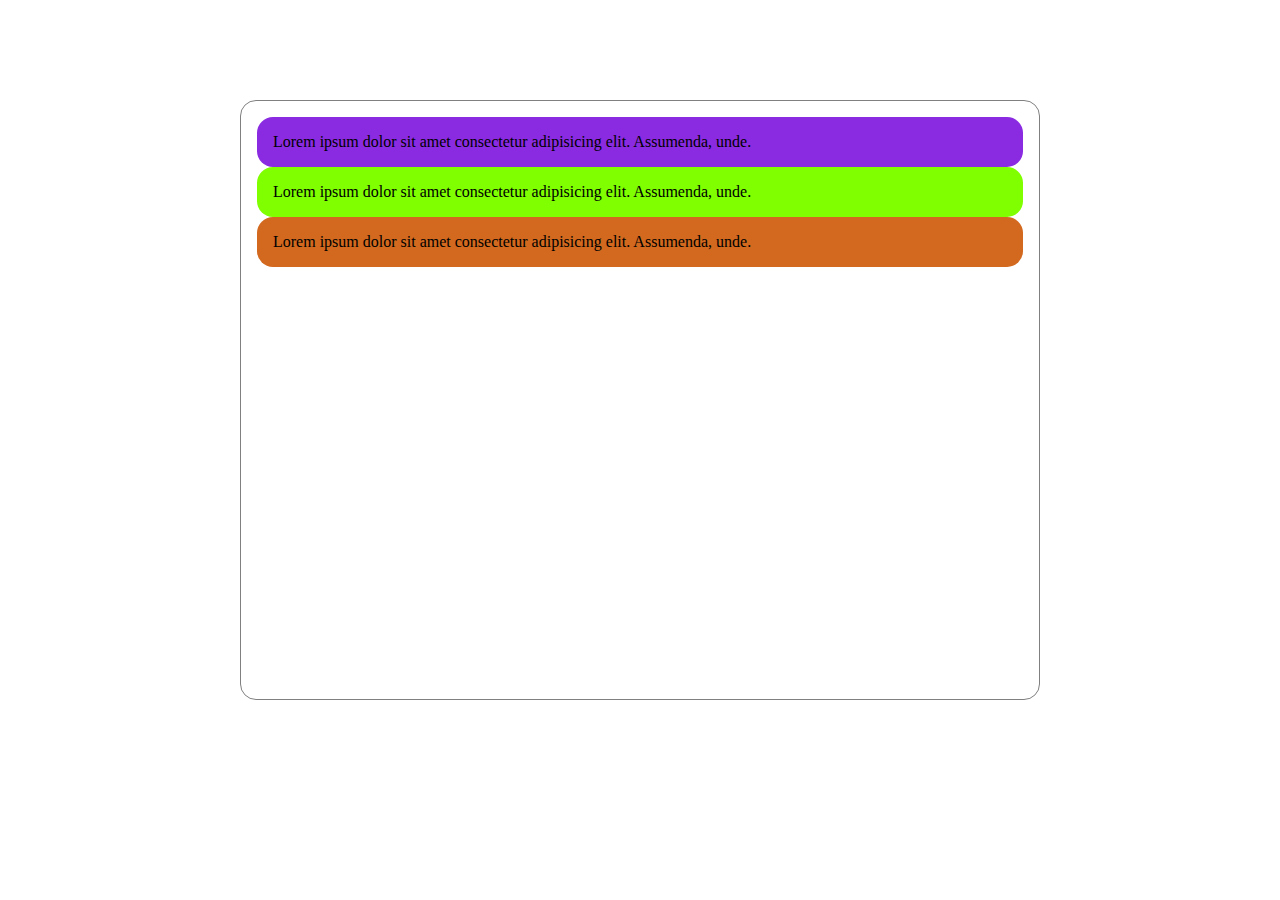
<file: chapter1/prj1/index.html>
<!DOCTYPE html>
<html lang="en">
<head>
    <meta charset="UTF-8">
    <meta name="viewport" content="width=device-width, initial-scale=1.0">
    <title>Flexbox</title>
    <link rel="stylesheet" href="css/basic.css">
    <link rel="stylesheet" href="css/flex.css">
</head>
<body>
    <div class="container">
        <div class="box1">Lorem ipsum dolor sit amet consectetur adipisicing elit. Assumenda, unde.</div>
        <div class="box2">Lorem ipsum dolor sit amet consectetur adipisicing elit. Assumenda, unde.</div>
        <div class="box3">Lorem ipsum dolor sit amet consectetur adipisicing elit. Assumenda, unde.</div>
    </div>
</body>
</html>
</file>
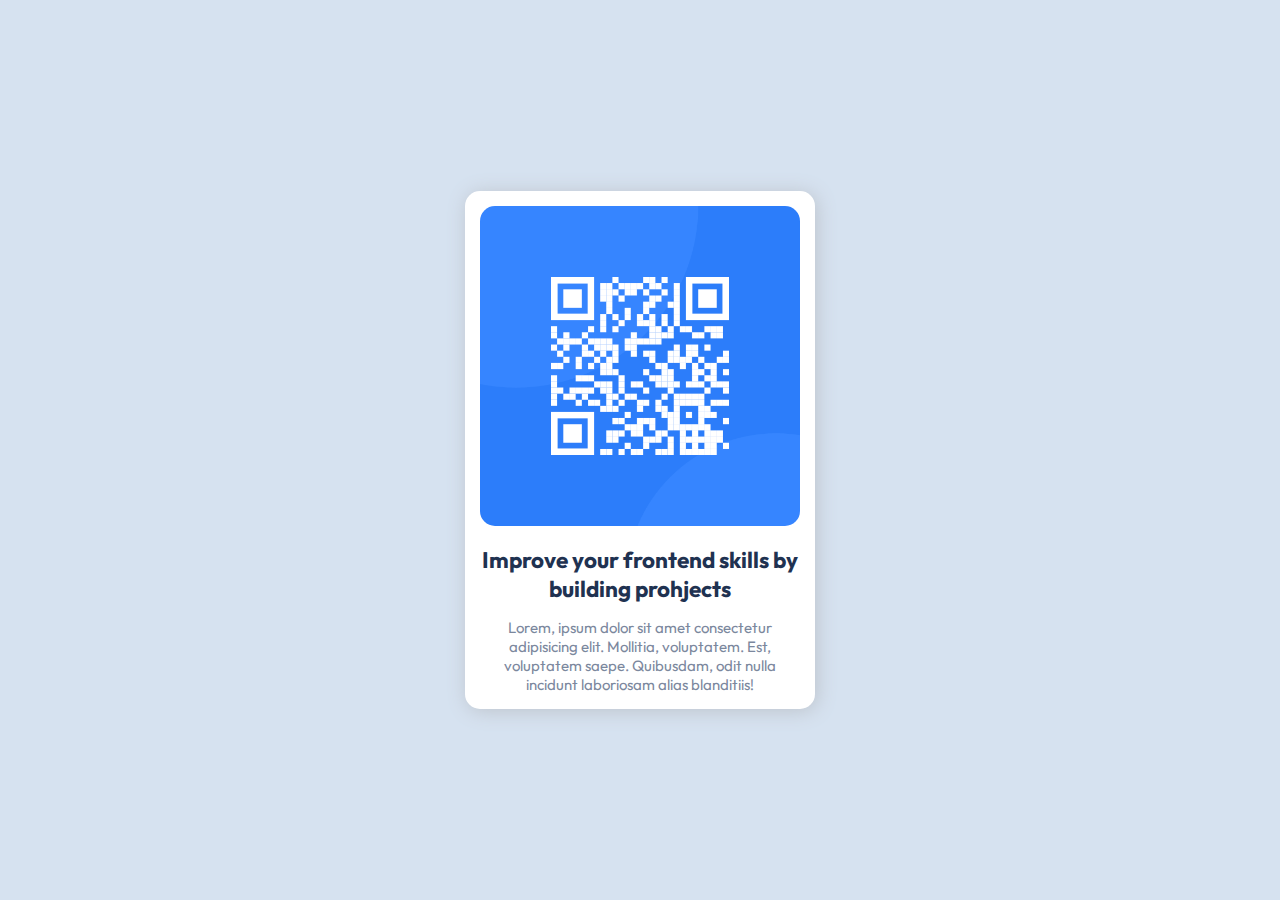
<file: chapter1/prj2/index.html>
<!DOCTYPE html>
<html lang="en">
<head>
  <meta charset="UTF-8">
  <meta name="viewport" content="width=device-width, initial-scale=1.0">
  
  <title>QR code component</title>

  <link rel="stylesheet" href="css/main.css">
</head>
<body>
  <div class="container">
    <div class="qrcode">
      <img src="./images/image-qr-code.png" alt="">
    </div>

    <h2>Improve your frontend skills by building prohjects</h2>

    <p>Lorem, ipsum dolor sit amet consectetur adipisicing elit. Mollitia, voluptatem. Est, voluptatem saepe. Quibusdam, odit nulla incidunt laboriosam alias blanditiis!</p>
  </div>
  
  
</body>
</html>
</file>
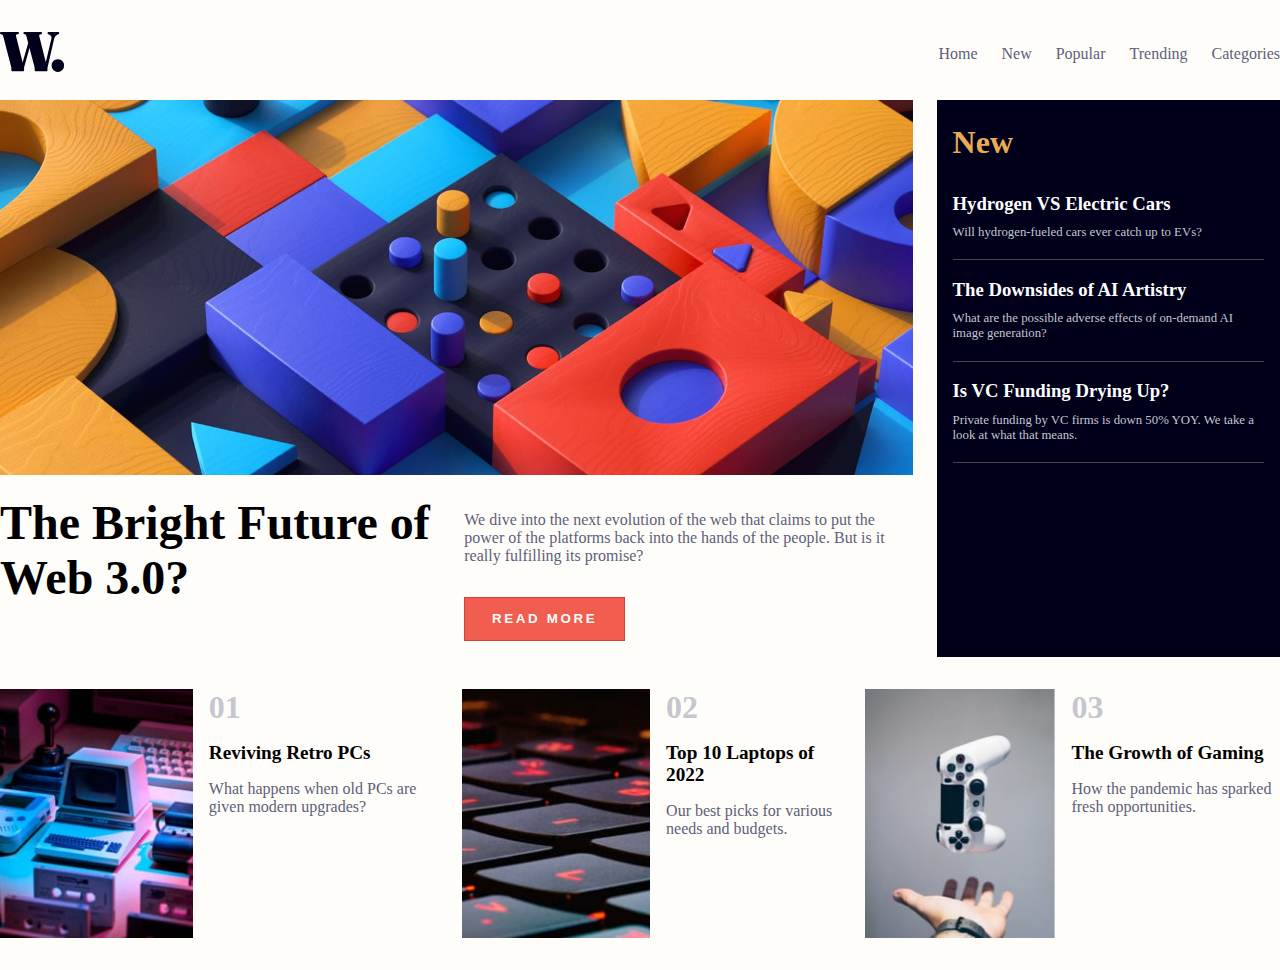
<file: chapter1/prj4/index.html>
<!DOCTYPE html>
<html lang="en">
<head>
  <meta charset="UTF-8">
  <meta name="viewport" content="width=device-width, initial-scale=1.0"> <!-- displays site properly based on user's device -->

  <link rel="icon" type="image/png" sizes="32x32" href="./assets/images/favicon-32x32.png">
  
  <title>News homepage</title>

  <!-- Feel free to remove these styles or customise in your own stylesheet 👍 -->
  <link rel="stylesheet" href="assets/css/main.css">
</head>
<body>

  <div class="container">
    <navbar>
      <div class="logo">
        <img src="./assets/images/logo.svg" alt="Logo">
      </div>
      <ul>
        <li>Home</li>
        <li>New</li>
        <li>Popular</li>
        <li>Trending</li>
        <li>Categories</li>
      </ul>
    </navbar>
    <section class="main">
      <div class="hero-container">
        <div class="hero-image">
          <img src="./assets/images/image-web-3-desktop.jpg" alt="Hero">
        </div>
        <div class="top-news">
          <h1>The Bright Future of Web 3.0?</h1>
          <div class="top-news-details">
            <p>We dive into the next evolution of the web that claims to put the power of the platforms back into the hands of the people. 
              But is it really fulfilling its promise?</p>
            <button class="primary">Read more</button>
          </div>
        </div>
      </div>
      <div class="news-container">
        <h2>New</h2>
        <div class="news-item">
          <h3>Hydrogen VS Electric Cars</h3>
          <p>Will hydrogen-fueled cars ever catch up to EVs?</p>
        </div>
        <div class="news-item">
          <h3>The Downsides of AI Artistry</h3>
          <p>What are the possible adverse effects of on-demand AI image generation?</p>
        </div>
        <div class="news-item">
          <h3>Is VC Funding Drying Up?</h3>
          <p>Private funding by VC firms is down 50% YOY. We take a look at what that means.</p>
        </div>
      </div>
    </section>
    <section class="top-picks">
        <div class="top-picks-item">
          <div class="top-pick-img"><img src="./assets/images/image-retro-pcs.jpg" alt=""></div>
          <div class="top-pick-details">
            <h4>01</h4>
            <b>Reviving Retro PCs</b>
            <p>What happens when old PCs are given modern upgrades?</p>
          </div>
        </div>
        <div class="top-picks-item">
          <div class="top-pick-img"><img src="./assets/images/image-top-laptops.jpg" alt=""></div>
          <div class="top-pick-details">
            <h4>02</h4>
            <b>Top 10 Laptops of 2022</b>
            <p>Our best picks for various needs and budgets.</p>
          </div>
        </div>
        <div class="top-picks-item">
          <div class="top-pick-img"><img src="./assets/images/image-gaming-growth.jpg" alt=""></div>
          <div class="top-pick-details">
            <h4>03</h4>
            <b>The Growth of Gaming</b>
            <p>How the pandemic has sparked fresh opportunities.</p>
          </div>
        </div>
    </section>
  </div>

</body>
</html>
</file>
<file: chapter1/prj1/css/basic.css>
* {
    margin: 0;
    padding: 0;
    box-sizing: border-box;
}

.container {
    max-width: 800px;
    margin-top: 100px;
    margin-left: auto;
    margin-right: auto;
    height: 600px;
    border: 1px solid gray;
    padding: 1em;
    border-radius: 1em;
}

.box1,.box2,.box3 {
    padding: 1em;
    border-radius: 1em;
}

.box1 {
    background-color: blueviolet;
}

.box2 {
    background-color: chartreuse;
}

.box3 {
    background-color: chocolate;
}
</file>
<file: chapter1/prj1/css/flex.css>
.container {
   
}

.box1,.box2,.box3 {
    
}

.box1 {
    
}

.box2 {
    
}

.box3 {
    
}
</file>
<file: chapter1/prj2/css/main.css>
@import url('https://fonts.googleapis.com/css2?family=Outfit:wght@300;400;600;700&display=swap');

* {
   margin: 0px;
   box-sizing: border-box;
   padding: 0px;
}

:root {
    font-size: 15px;
    font-family: Outfit;
}

body {
    background-color: hsl(212, 45%, 89%);
    height: 100vh;
    display: flex;
    justify-content: center;
    align-items: center;
}

.container {
    width: 350px;
    background-color: hsl(0, 0%, 100%);
    padding: 1em;
    display: flex;
    flex-direction: column;
    gap: 1em;
    text-align: center;
    border-radius: 1em;
    box-shadow: 2px 2px 20px hsl(214, 12%, 77%);
}

.container p {
    color: hsl(220, 15%, 55%);
}

.container h2 {
    color: hsl(218, 44%, 22%);
}

.qrcode img {
    width: 100%;
    border-radius: 1em;
}
</file>
<file: chapter1/prj4/assets/css/main.css>
* {
   margin: 0px;
   box-sizing: border-box;
   padding: 0px;
}

body {
    background-color: hsl(36, 100%, 99%);
}

.container {
    max-width: 1440px;
    margin: 2em auto;
}

navbar {
    display: flex;
    justify-content: space-between;
    align-items: center;
    margin-bottom: 1.5em;
}

navbar ul {
    list-style: none;
    display: flex;
    justify-content: space-evenly;
    gap: 1.5em;
    color: hsl(236, 13%, 42%);
}


section.main {
    display: flex;
    justify-content: space-around;
    gap: 1.5em;
}

.hero-container {
    flex-grow: 1;
}

.news-container {
    flex-basis: 600px;
    background-color: hsl(240, 100%, 5%);
    color: white;
    padding: 1.5em 1em;
}

.news-container h2 {
    color: hsl(35, 77%, 62%);
    margin-bottom: 1em;
    font-size: 2rem;
}

.news-item h3 {
    margin-top: 1em;
}

.news-item p {
    color: hsl(233, 8%, 79%);
    font-size: 0.8rem;
    margin-top: 0.8em;
    padding-bottom: 1.5em;
    border-bottom: 1px solid rgba(135, 135, 135, 0.5);
}

.hero-image img {
    width: 100%;
}

.top-news {
    display: flex;
    justify-content: space-around;
    gap: 1em;
    margin: 1em 0;
}

.top-news h1 {
    font-size: 3rem;
    flex: 1 1 0;
}

.top-news .top-news-details {
    flex: 1 1 0;
    color: hsl(236, 13%, 42%);
    display: flex;
    flex-direction: column;
    gap: 2em;
    padding-top: 1em;
}

.top-news-details button {
    align-self: flex-start;
}

button.primary {
    padding: 1em 2em;
    text-transform: uppercase;
    color: hsl(36, 100%, 99%);
    background-color: hsl(5, 85%, 63%);
    border: 1px solid hsl(5, 65%, 52%);
    font-weight: bold;
    letter-spacing: .2em;
}

.top-picks {
    margin-top: 2em;
    display: flex;
    gap: 1em;
}

.top-picks-item {
    display: flex;
    gap: 1em;
}

.top-picks-item .top-pick-img {
    flex-grow: 1;
    flex-basis: 300px;
}

.top-picks-item img {
    width: 100%;
    height: 100%;
}

.top-pick-details {
    display: flex;
    flex-direction: column;
    justify-content: flex-start;
    gap: 1em;
}

.top-pick-details h4 {
    font-size: 2rem;
    color: hsl(233, 8%, 79%);
}

.top-pick-details b {
    font-size: 1.2rem;
}

.top-pick-details p {
    color: hsl(236, 13%, 42%);
}
</file>
